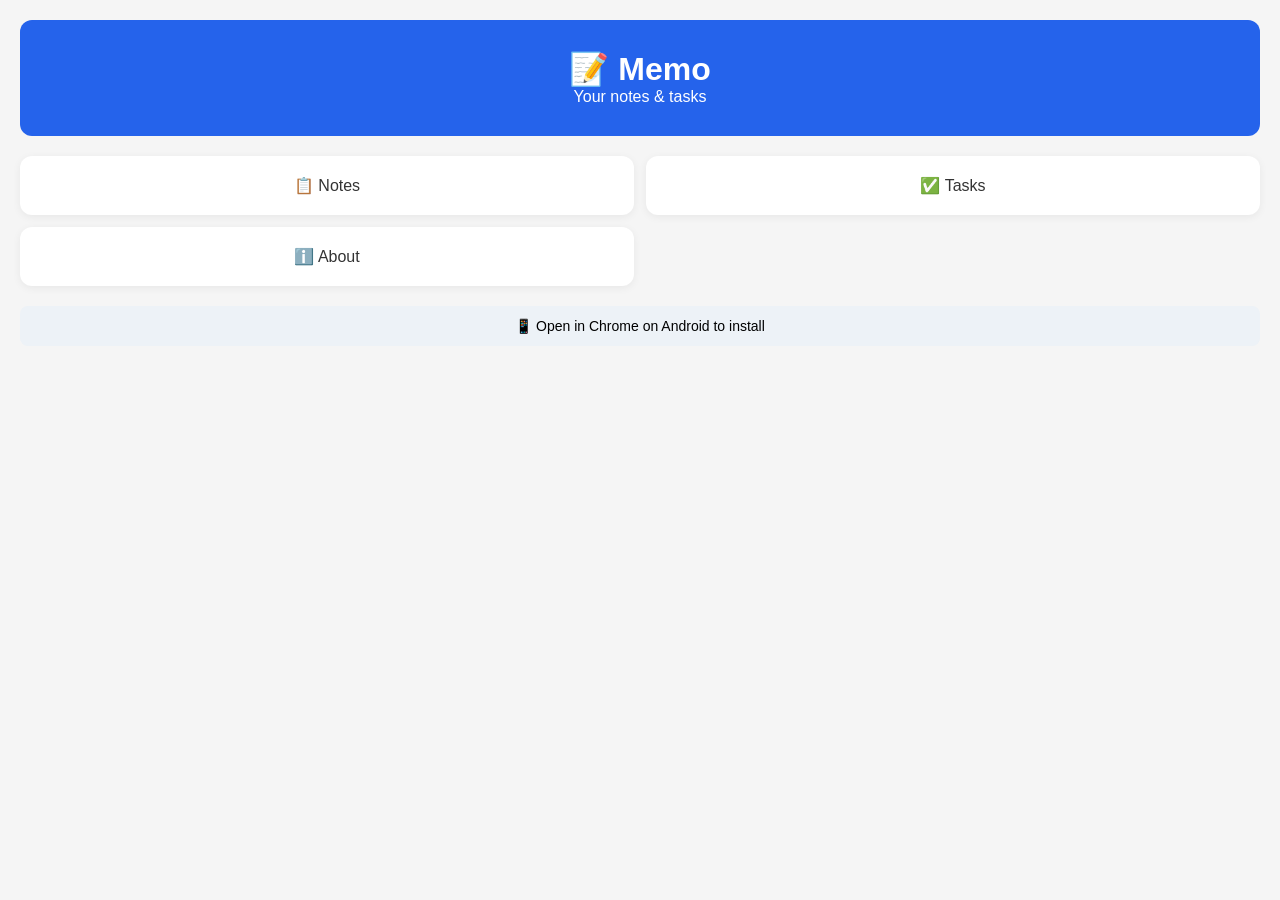
<file: index.html>
<!DOCTYPE html>
<html lang="en">
<head>
  <meta charset="utf-8">
  <meta name="viewport" content="width=device-width, initial-scale=1.0, maximum-scale=1.0, user-scalable=no">
  
  <!-- PWA Meta Tags -->
  <meta name="mobile-web-app-capable" content="yes">
  <meta name="application-name" content="Memo">
  <meta name="apple-mobile-web-app-capable" content="yes">
  <meta name="apple-mobile-web-app-title" content="Memo">
  <meta name="theme-color" content="#2563eb">
  
  <!-- Manifest -->
  <link rel="manifest" href="/manifest.json">
  <link rel="icon" sizes="192x192" href="/icon-192.png">
  <link rel="apple-touch-icon" href="/icon-192.png">
  
  <title>Memo</title>
  
  <style>
    * { margin: 0; padding: 0; box-sizing: border-box; }
    body { font-family: Arial, sans-serif; padding: 20px; background: #f5f5f5; }
    header { text-align: center; padding: 30px; background: #2563eb; color: white; border-radius: 12px; margin-bottom: 20px; }
    
    /* Install Banner - Always visible on Android */
    .install-banner {
      background: white;
      border-radius: 12px;
      padding: 16px;
      margin-bottom: 16px;
      box-shadow: 0 2px 10px rgba(0,0,0,0.1);
      display: flex;
      align-items: center;
      gap: 12px;
      border: 1px solid #e2e8f0;
    }
    
    .install-banner.hidden {
      display: none;
    }
    
    .install-btn {
      background: #2563eb;
      color: white;
      border: none;
      padding: 10px 24px;
      border-radius: 8px;
      font-size: 16px;
      font-weight: 600;
      cursor: pointer;
      white-space: nowrap;
    }
    
    .install-btn:active { transform: scale(0.95); }
    
    .install-text { flex: 1; }
    .install-text strong { display: block; }
    .install-text span { color: #666; font-size: 14px; }
    
    .card-grid {
      display: grid;
      grid-template-columns: 1fr 1fr;
      gap: 12px;
      margin-top: 20px;
    }
    
    .card {
      background: white;
      padding: 20px;
      border-radius: 12px;
      text-align: center;
      text-decoration: none;
      color: #333;
      box-shadow: 0 2px 8px rgba(0,0,0,0.06);
    }
    
    .status {
      margin-top: 20px;
      padding: 12px;
      background: #edf2f7;
      border-radius: 8px;
      text-align: center;
      font-size: 14px;
    }
    
    .status.success { background: #c6f6d5; color: #22543d; }
  </style>
</head>
<body>

<header>
  <h1>📝 Memo</h1>
  <p>Your notes &amp; tasks</p>
</header>

<!-- Install Banner - Shown only when prompt is available -->
<div class="install-banner hidden" id="installBanner">
  <span style="font-size: 32px;">📱</span>
  <div class="install-text">
    <strong>Install Memo</strong>
    <span>Add to home screen for app-like experience</span>
  </div>
  <button class="install-btn" id="installBtn">Install</button>
</div>

<div class="card-grid">
  <a href="/notes.html" class="card">📋 Notes</a>
  <a href="/tasks.html" class="card">✅ Tasks</a>
  <a href="/about.html" class="card">ℹ️ About</a>
</div>

<div class="status" id="status">Loading...</div>

<script>
// ============================================
// FIXED: ANDROID PWA INSTALL - PROPER WAY
// ============================================

(function() {
  'use strict';

  console.log('[PWA] Starting...');

  const installBanner = document.getElementById('installBanner');
  const installBtn = document.getElementById('installBtn');
  const status = document.getElementById('status');
  
  let deferredPrompt = null;
  let isInstalled = false;

  // ============================================
  // CHECK IF ALREADY INSTALLED
  // ============================================
  
  if (window.matchMedia('(display-mode: standalone)').matches || 
      window.navigator.standalone === true) {
    isInstalled = true;
    installBanner.classList.add('hidden');
    status.textContent = '✅ App is already installed';
    status.className = 'status success';
    console.log('[PWA] Already installed');
    return;
  }

  // ============================================
  // DETECT ANDROID CHROME
  // ============================================
  
  const isAndroidChrome = /android/.test(navigator.userAgent.toLowerCase()) && 
                          /chrome/.test(navigator.userAgent.toLowerCase()) &&
                          !/edg/.test(navigator.userAgent.toLowerCase());

  if (!isAndroidChrome) {
    status.textContent = '📱 Open in Chrome on Android to install';
    installBanner.classList.add('hidden');
    console.log('[PWA] Not Android Chrome');
    return;
  }

  console.log('[PWA] Android Chrome detected');

  // ============================================
  // BEFORE INSTALL PROMPT - FIXED
  // ============================================
  
  window.addEventListener('beforeinstallprompt', (e) => {
    console.log('[PWA] beforeinstallprompt fired');
    
    // Prevent the default prompt so we can show our custom install UI
    e.preventDefault();
    deferredPrompt = e;
    
    installBanner.classList.remove('hidden');
    status.textContent = '📱 Tap "Install" to add to home screen';
    console.log('[PWA] Install prompt ready - banner showing');
  });

  // ============================================
  // INSTALL BUTTON - PROPER HANDLING
  // ============================================
  
  installBtn.addEventListener('click', async () => {
    console.log('[PWA] Install button clicked');
    
    if (!deferredPrompt) {
      console.log('[PWA] No deferred prompt, showing fallback');
      showManualInstall();
      return;
    }

    try {
      // Show the install prompt
      console.log('[PWA] Showing prompt...');
      deferredPrompt.prompt();
      
      // Wait for user choice
      const result = await deferredPrompt.userChoice;
      console.log('[PWA] User choice:', result.outcome);
      
      if (result.outcome === 'accepted') {
        status.textContent = '✅ App installed successfully! 🎉';
        status.className = 'status success';
        installBanner.classList.add('hidden');
        console.log('[PWA] Installation accepted');
      } else {
        status.textContent = '❌ Installation cancelled';
        console.log('[PWA] Installation declined');
      }
      
      deferredPrompt = null;
    } catch (error) {
      console.error('[PWA] Install error:', error);
      showManualInstall();
    }
  });

  // ============================================
  // MANUAL INSTALL FALLBACK
  // ============================================
  
  function showManualInstall() {
    status.textContent = '⚠️ Install not available right now';
    installBanner.classList.add('hidden');
  }

  // ============================================
  // APP INSTALLED EVENT
  // ============================================
  
  window.addEventListener('appinstalled', () => {
    console.log('[PWA] App installed event');
    status.textContent = '✅ App installed successfully! 🎉';
    status.className = 'status success';
    installBanner.classList.add('hidden');
  });

  // ============================================
  // SERVICE WORKER
  // ============================================
  
  if ('serviceWorker' in navigator) {
    navigator.serviceWorker.register('/service-worker.js', { scope: '/' })
      .then(reg => {
        console.log('[PWA] Service Worker registered:', reg);
        if (!deferredPrompt) {
          status.textContent = '✅ Ready to install! Tap "Install" button';
        }
      })
      .catch(err => {
        console.error('[PWA] SW Error:', err);
        status.textContent = '⚠️ Service Worker error';
      });
  }

  // ============================================
  // FALLBACK: Show banner if no prompt after 3s
  // ============================================
  
  setTimeout(() => {
    if (!deferredPrompt && !isInstalled) {
      console.log('[PWA] No install prompt available');
      installBanner.classList.add('hidden');
      status.textContent = '⚠️ Install not available right now';
    }
  }, 3000);

  console.log('[PWA] Ready');

})();
</script>

</body>
</html>
</file>
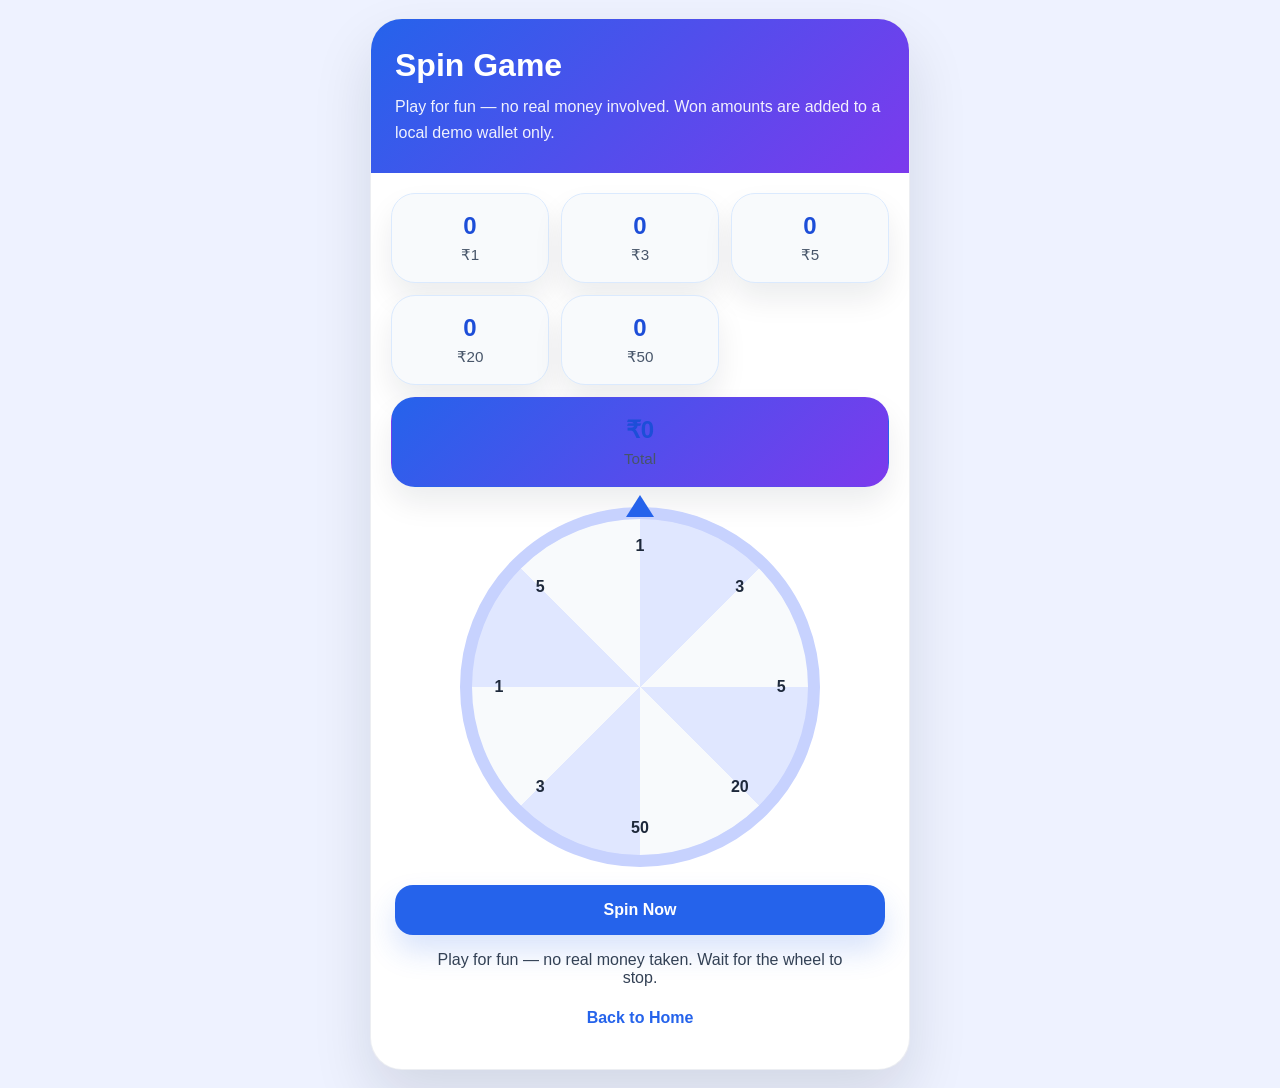
<file: tasks.html>
<!DOCTYPE html>
<html lang="en">
<head>
  <meta charset="utf-8">
  <meta name="viewport" content="width=device-width, initial-scale=1.0, maximum-scale=1.0, user-scalable=no">
  <meta name="theme-color" content="transparent">
  <link rel="manifest" href="/manifest.json">
  <link rel="icon" sizes="192x192" href="/icon-192.png">
  <title>Memo Spin Game</title>
  <style>
    * { margin: 0; padding: 0; box-sizing: border-box; }
    html, body { min-height: 100%; }
    body { font-family: -apple-system, BlinkMacSystemFont, 'Segoe UI', Roboto, Oxygen, Ubuntu, sans-serif; background: #eef2ff; color: #0f172a; display: flex; justify-content: center; align-items: center; padding: 18px; }
    .page { width: 100%; max-width: 540px; background: white; border-radius: 32px; border: 1px solid rgba(148,163,184,0.18); box-shadow: 0 28px 60px rgba(15,23,42,0.12); overflow: hidden; }
    .hero { background: linear-gradient(135deg, #2563eb, #7c3aed); color: white; padding: 28px 24px; }
    .hero h1 { font-size: 2rem; margin-bottom: 10px; }
    .hero p { opacity: 0.92; line-height: 1.6; }
    .wallet { display: grid; grid-template-columns: repeat(3, minmax(0, 1fr)); gap: 12px; padding: 20px; }
    .chip { background: #f8fafc; border: 1px solid #dbeafe; border-radius: 24px; padding: 18px; text-align: center; box-shadow: 0 16px 30px rgba(15,23,42,0.08); }
    .chip strong { display: block; font-size: 1.5rem; margin-bottom: 6px; color: #1d4ed8; }
    .chip span { color: #475569; font-size: 0.95rem; }
    .wheel-panel { padding: 0 24px 24px; }
    .wheel-box { position: relative; width: min(360px, 100%); aspect-ratio: 1/1; margin: 0 auto 18px; }
    .pointer { position: absolute; left: 50%; top: -12px; width: 0; height: 0; border-left: 14px solid transparent; border-right: 14px solid transparent; border-bottom: 22px solid #2563eb; transform: translateX(-50%); z-index: 2; }
    .wheel { width: 100%; height: 100%; border-radius: 50%; border: 12px solid #c7d2fe; background: conic-gradient(#e0e7ff 0 45deg, #f8fafc 45deg 90deg, #e0e7ff 90deg 135deg, #f8fafc 135deg 180deg, #e0e7ff 180deg 225deg, #f8fafc 225deg 270deg, #e0e7ff 270deg 315deg, #f8fafc 315deg 360deg); position: relative; transition: transform 3s ease-out; }
    .segment { position: absolute; inset: 0; display: grid; place-items: center; font-size: 1rem; font-weight: 700; color: #1e293b; }
    .segment:nth-child(1) { transform: rotate(0deg) translateY(-42%) rotate(0deg); }
    .segment:nth-child(2) { transform: rotate(45deg) translateY(-42%) rotate(-45deg); }
    .segment:nth-child(3) { transform: rotate(90deg) translateY(-42%) rotate(-90deg); }
    .segment:nth-child(4) { transform: rotate(135deg) translateY(-42%) rotate(-135deg); }
    .segment:nth-child(5) { transform: rotate(180deg) translateY(-42%) rotate(-180deg); }
    .segment:nth-child(6) { transform: rotate(225deg) translateY(-42%) rotate(-225deg); }
    .segment:nth-child(7) { transform: rotate(270deg) translateY(-42%) rotate(-270deg); }
    .segment:nth-child(8) { transform: rotate(315deg) translateY(-42%) rotate(-315deg); }
    .spin-button { width: 100%; padding: 16px; border: none; border-radius: 18px; font-size: 1rem; font-weight: 700; background: #2563eb; color: white; cursor: pointer; box-shadow: 0 16px 30px rgba(37,99,235,0.18); }
    .spin-button:hover { background: #1d4ed8; }
    .result { padding: 0 24px; margin-top: 16px; text-align: center; color: #334155; }
    .home-link { display: block; text-align: center; margin: 22px auto 18px; color: #2563eb; text-decoration: none; font-weight: 700; }
  </style>
</head>
<body>
  <div class="page">
    <section class="hero">
      <h1>Spin Game</h1>
      <p>Play for fun — no real money involved. Won amounts are added to a local demo wallet only.</p>
    </section>
    <div class="wallet" id="walletGrid"></div>
    <div class="wheel-panel">
      <div class="wheel-box">
        <div class="pointer"></div>
        <div class="wheel" id="wheel">
          <div class="segment">1</div>
          <div class="segment">3</div>
          <div class="segment">5</div>
          <div class="segment">20</div>
          <div class="segment">50</div>
          <div class="segment">3</div>
          <div class="segment">1</div>
          <div class="segment">5</div>
        </div>
      </div>
      <button id="spinButton" class="spin-button" onclick="startSpin()">Spin Now</button>
      <div class="result" id="resultText">Play for fun — no real money taken. Wait for the wheel to stop.</div>
      <a href="./" class="home-link">Back to Home</a>
    </div>
  </div>
  <script>
    const walletGrid = document.getElementById('walletGrid');
    const wheel = document.getElementById('wheel');
    const spinButton = document.getElementById('spinButton');
    const resultText = document.getElementById('resultText');
    const segments = [1, 3, 5, 20, 50, 3, 1, 5];
    let canSpin = true;
    console.log('tasks script loaded');
    spinButton.addEventListener('click', () => console.log('spinButton clicked (listener)'));
    let wallet = loadWallet();

    function loadWallet() {
      const saved = localStorage.getItem('memoWallet');
      return saved ? JSON.parse(saved) : { '1': 0, '3': 0, '5': 0, '20': 0, '50': 0 };
    }

    function saveWallet() {
      localStorage.setItem('memoWallet', JSON.stringify(wallet));
    }

    function renderWallet() {
      const total = Object.entries(wallet).reduce((sum, [value, count]) => sum + Number(value) * count, 0);
      walletGrid.innerHTML = Object.entries(wallet).map(([value, count]) => `
        <div class="chip">
          <strong>${count}</strong>
          <span>₹${value}</span>
        </div>
      `).join('') + `
        <div class="chip" style="background: linear-gradient(135deg, #2563eb, #7c3aed); color: white; border-color: transparent; grid-column: span 3;">
          <strong>₹${total}</strong>
          <span>Total</span>
        </div>
      `;
    }

    function getSpinResult() {
      const index = Math.floor(Math.random() * segments.length);
      return { value: segments[index], index };
    }

    function startSpin() {
      console.log('startSpin called');
      // safety: ensure handler responds even if called multiple ways
      if (!canSpin) return;
      canSpin = false;
      // provide immediate UI feedback so user knows click registered
      spinButton.textContent = 'Spinning...';
      const { value, index } = getSpinResult();
      const spins = 6;
      const degreesPerSegment = 45;
      const targetRotation = 360 * spins + index * degreesPerSegment + 22.5;

      wheel.style.transition = 'transform 3s cubic-bezier(0.33, 1, 0.68, 1)';
      wheel.style.transform = `rotate(${targetRotation}deg)`;
      resultText.textContent = 'Spinning...';

      setTimeout(() => {
        const finalRotation = targetRotation % 360;
        wheel.style.transition = 'none';
        wheel.style.transform = `rotate(${finalRotation}deg)`;
        wallet[value] += 1;
        saveWallet();
        renderWallet();
        resultText.innerHTML = `Won <strong>₹${value}</strong> — added to local demo wallet (play only).`;
        spinButton.textContent = 'Spin Now';
        console.log('spin finished, value=', value, 'index=', index);
        canSpin = true;
      }, 3200);
    }

    spinButton.addEventListener('click', startSpin);
    renderWallet();
  </script>
</body>
</html>
</file>
